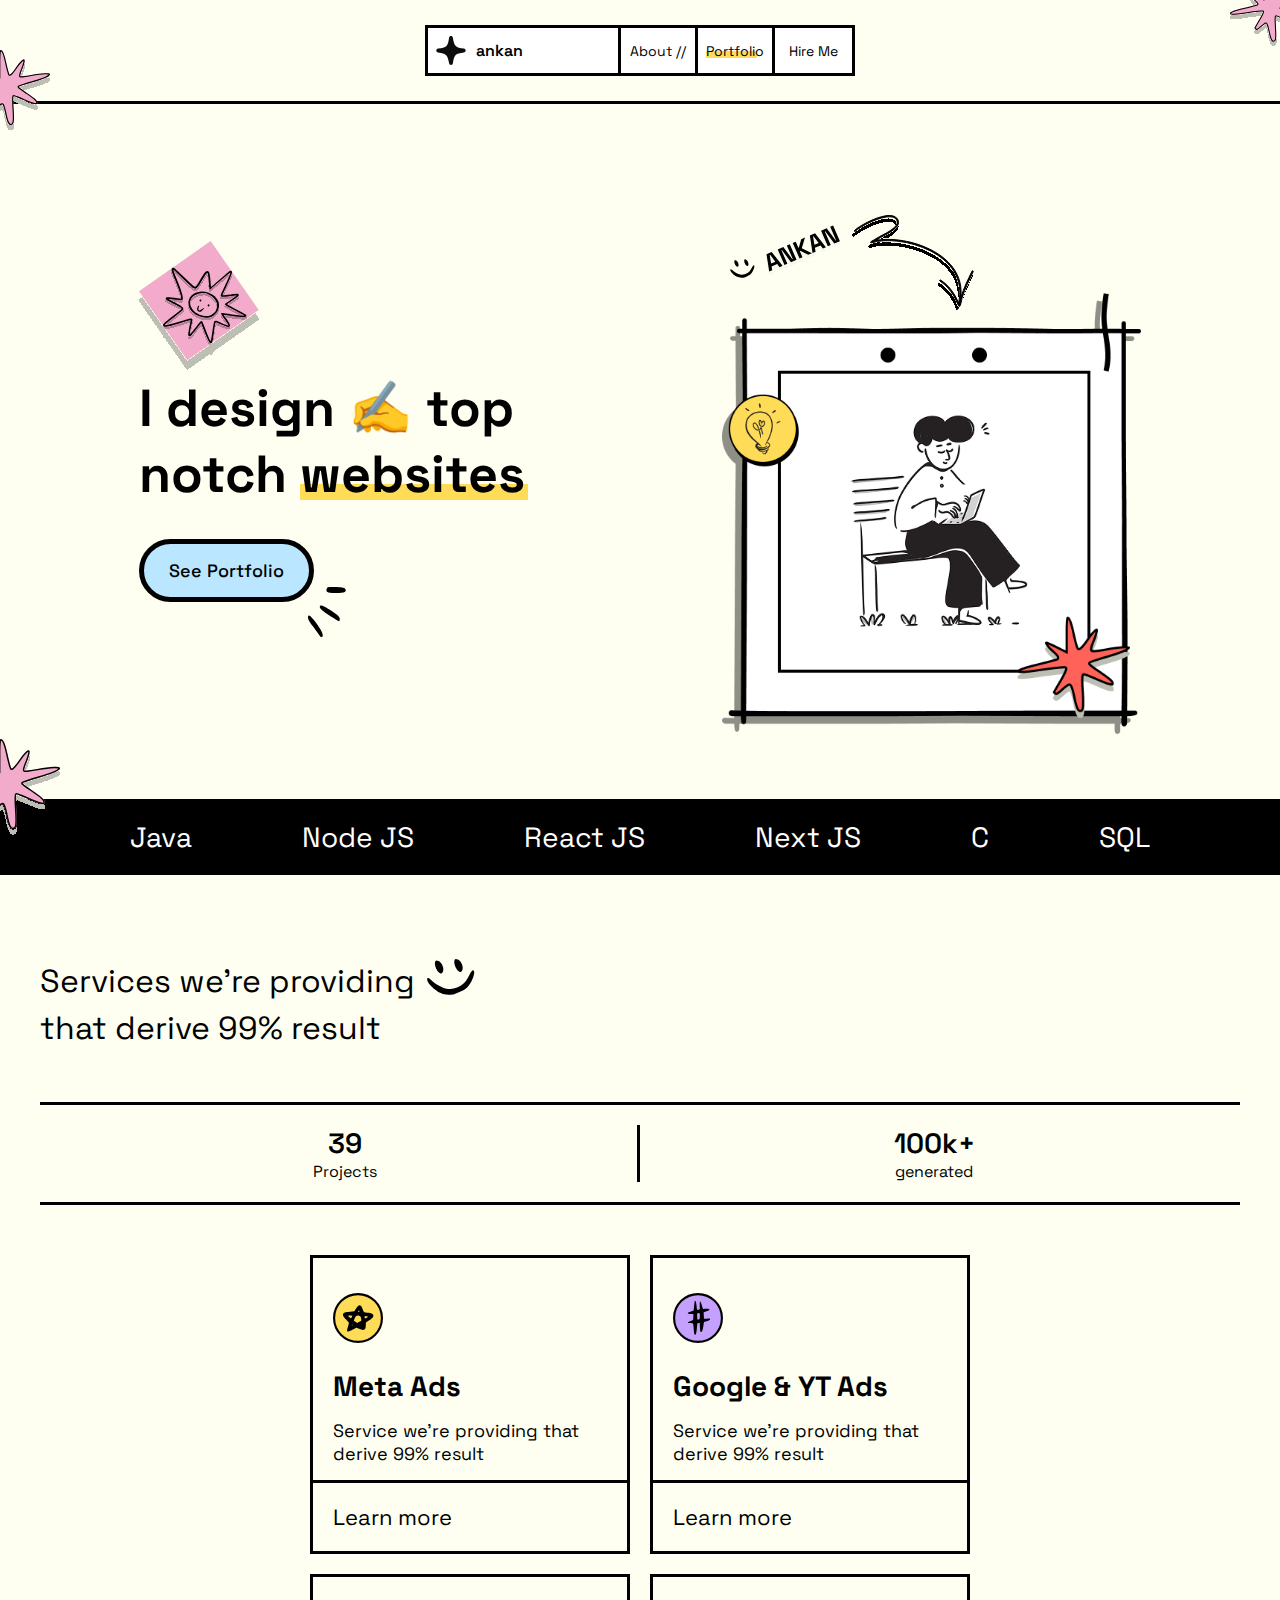
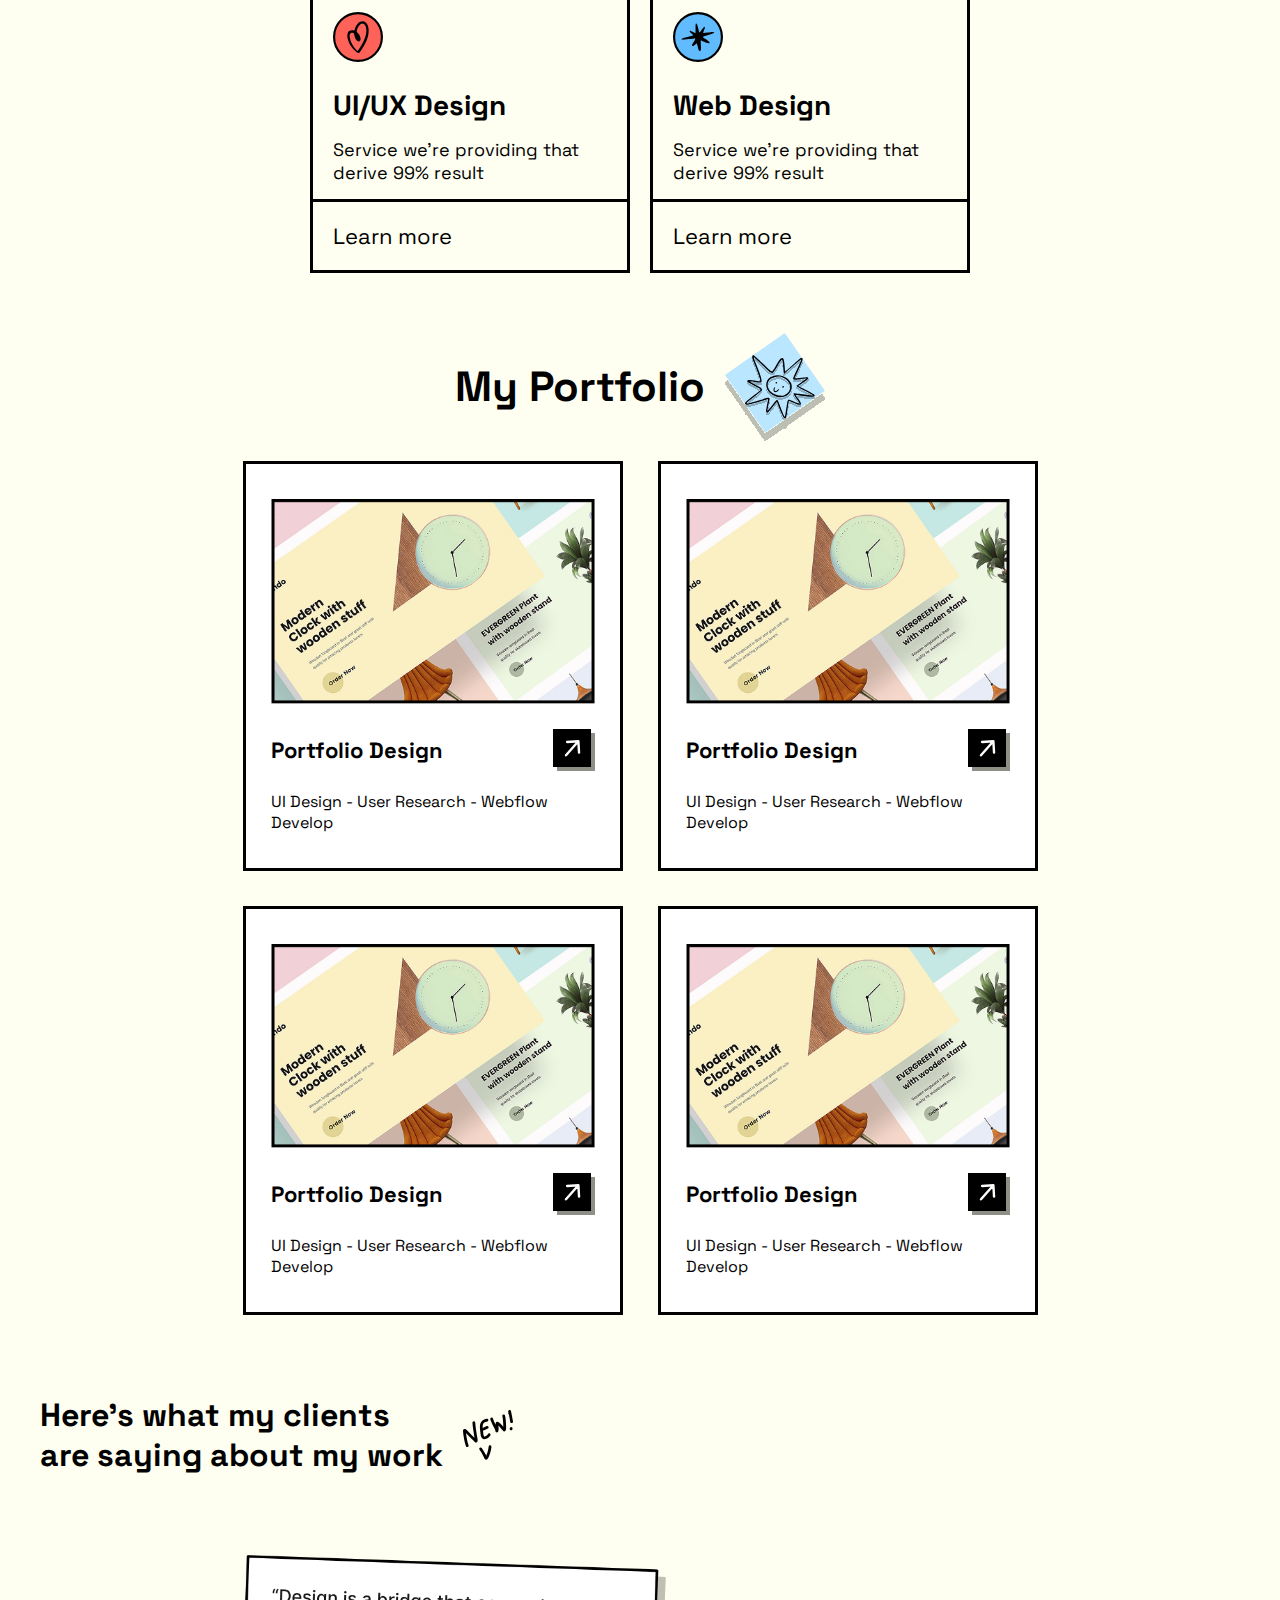
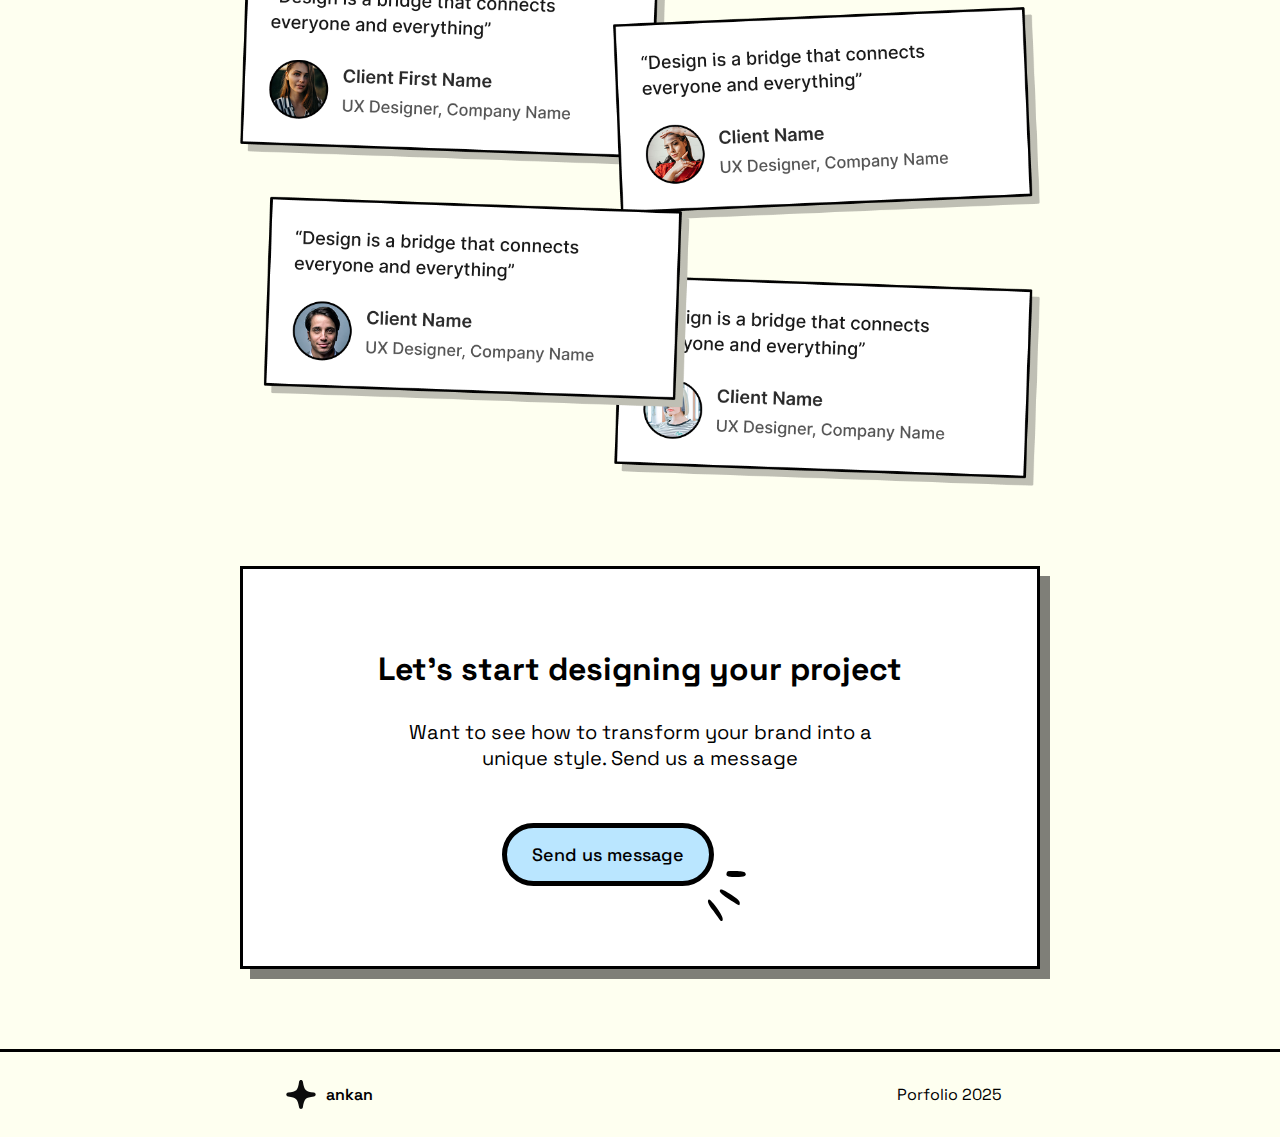
<file: 02. Task 2/index.html>
<!DOCTYPE html>
<html lang="en">
<head>
    <meta charset="UTF-8">
    <meta name="viewport" content="width=device-width, initial-scale=1.0">
    <title>Ankan Mandal's Portfolio</title>
    <link rel="stylesheet" href="style.css">
</head>
<body>
    <header>
        <img src="./images/Vector-1.svg" class="toprightstar" />
        <div class="head_box">
            <div class="box box_item_left">
                <img src="./images/logo.svg" class="logo"/>
                ankan
            </div>
            <div class="box">About //</div>
            <div class="box"><span class="underline">Portfolio</span></div>
            <div class="box" style="border: none;">Hire Me</div>
        </div>
        <img src="./images/Vector.svg" class="bottomleftstar" />
    </header>

    <div class="max_size hero_section">
        <div class="hero">
            <img src="./images/Frame 14.svg" alt="" class="clipart_hero">
            <h1>I design ✍️ top<br/> notch <span class="h1_underline">websites</span></h1>
            <button class="hero_btn">See Portfolio</button>
            <img src="./images/Frame 13.svg" class="spite"/>
        </div>
        <div class="hero">
            <img src="./images/Frame 21.svg" class="name" />
            <img src="./images/Arrow_07.svg" class="arrow"/><br/>
            <img src="./images/Size7.png" class="notion"/>
        </div>
    </div>

    <img src="./images/Vector.svg" class="bottomleftstar_hero" />

    <div class="banner">
        <div class="code_name">Java</div>
        <div class="code_name">Node JS</div>
        <div class="code_name">React JS</div>
        <div class="code_name">Next JS</div>
        <div class="code_name">C</div>
        <div class="code_name">SQL</div>
    </div>

    <div class="max_size services_section">
        <h2>Services we're providing 
            <img src="./images/Frame 21 (1).svg" class="smile"/>
            <br/>that derive 99% result
        </h2>
        <div class="project">
            <div class="stat" style="border-right: 3px solid black;">
                <div class="stat_num">39</div>
                <div class="stat_text">Projects</div>
            </div>
            <div class="stat">
                <div class="stat_num">100k+</div>
                <div class="stat_text">generated</div>
            </div>
        </div>
        <div class="service">
            <div class="service_box">
                <img src="./images/Frame 26.svg" class="service_icon"/>
                <h3>Meta Ads</h3>
                <p>Service we're providing that derive 99% result</p>
                <div class="service_btn">
                    Learn more
                </div>
            </div>

            <div class="service_box">
                <img src="./images/Frame 26 (1).svg" class="service_icon"/>
                <h3>Google & YT Ads</h3>
                <p>Service we're providing that derive 99% result</p>
                <div class="service_btn">
                    Learn more
                </div>
            </div>

            <div class="service_box">
                <img src="./images/Frame 26 (2).svg" class="service_icon"/>
                <h3>UI/UX Design</h3>
                <p>Service we're providing that derive 99% result</p>
                <div class="service_btn">
                    Learn more
                </div>
            </div>

            <div class="service_box">
                <img src="./images/Frame 26 (3).svg" class="service_icon"/>
                <h3>Web Design</h3>
                <p>Service we're providing that derive 99% result</p>
                <div class="service_btn">
                    Learn more
                </div>
            </div>
        </div>
    </div>

    <div class="max_size my_portfolio">
        <h2>My Portfolio <img src="./images/Frame 18.svg" class="sun"/></h2>
        <div class="portfolio">
            <div class="portfolio_box">
                <img src="./images/Rectangle 6.png" class="portfolio_img"/><br/>
                <div class="portfolio_title">
                    <h3>Portfolio Design</h3>
                    <img src="./images/Frame 95469.svg" class="full_porfolio_btn"/>
                </div>
                <p>UI Design - User Research - Webflow Develop</p>
            </div>

            <div class="portfolio_box">
                <img src="./images/Rectangle 6.png" class="portfolio_img"/><br/>
                <div class="portfolio_title">
                    <h3>Portfolio Design</h3>
                    <img src="./images/Frame 95469.svg" class="full_porfolio_btn"/>
                </div>
                <p>UI Design - User Research - Webflow Develop</p>
            </div>

            <div class="portfolio_box">
                <img src="./images/Rectangle 6.png" class="portfolio_img"/><br/>
                <div class="portfolio_title">
                    <h3>Portfolio Design</h3>
                    <img src="./images/Frame 95469.svg" class="full_porfolio_btn"/>
                </div>
                <p>UI Design - User Research - Webflow Develop</p>
            </div>

            <div class="portfolio_box">
                <img src="./images/Rectangle 6.png" class="portfolio_img"/><br/>
                <div class="portfolio_title">
                    <h3>Portfolio Design</h3>
                    <img src="./images/Frame 95469.svg" class="full_porfolio_btn"/>
                </div>
                <p>UI Design - User Research - Webflow Develop</p>
            </div>
        </div>
    </div>

    <div class="feedback_section max_size">
        <div class="feedback_title">
             <h2>Here's what my clients <br/>are saying about my work </h2>
            <img src="./images/Misc_06.svg" class="new_clipart"/>
        </div>
        <img src="./images/Frame 95475.png" class="feedback"/>
    </div>

    <div class="message_section max_size">
        <h2>Let's start designing your project</h2>
        <p>Want to see how to transform your brand into a <br/>unique style. Send us a message</p>
        <button class="hero_btn">Send us message</button>
        <img src="./images/Frame 13.svg" class="spite"/>
    </div>

    <footer>
        <div class="box box_item_left">
            <img src="./images/logo.svg" class="logo"/>
            ankan
        </div>
        Porfolio 2025
    </footer>
</body>
</html>
</file>
<file: 02. Task 2/style.css>
@import url('https://fonts.googleapis.com/css2?family=Space+Grotesk:wght@300..700&display=swap');
        * {
            padding: 0;
            margin: 0;
            box-sizing: border-box;
        }
        body {
            background-color: #FEFFF0;
            font-family: "Space Grotesk", sans-serif;
        }
        header {
            border-bottom: 3px solid black;
            display: flex;
            justify-content: center;
            align-items: center;
            padding: 25px 0;
        }
        .toprightstar {
            position: absolute;
            top: 0;
            right: 0;
            width: 50px;
        }
        .bottomleftstar {
            position: absolute;
            top: 50px;
            left: 0;
            width: 50px;
        }
        .head_box {
            border: 3px solid black;
            display: grid;
            grid-template-columns: 2.5fr 1fr 1fr 1fr;
            background-color: #fff;
            justify-content: center;
            align-items: center;
            z-index: -2;
        }
        .box {
            border-right: 3px solid;
            padding: 8px 8px;
            height: 100%;
            display: flex;
            justify-content: center;
            align-items: center;
            font-size: 14px;
        }
        .box_item_left {
            justify-content: flex-start;
            gap: 10px;
            font-weight: 600;
            font-size: 16px;
        }
        .logo {
            width: 30px;
        }
        .underline {
            position: relative;
        }
        .underline::before {
            background-color: #FFDC58;
            content: '';
            position: absolute;
            left: 0;
            bottom: 0.1em; /* adjust to control vertical position */
            width: 88%;
            height: 0.5em; /* adjust to control the thickness */
            z-index: -1; 
        }
        /*-----Hero Section------------*/
        .max_size {
            max-width: 1200px;
            margin: auto;
        }
        .hero_section {
            display: flex;
            justify-content: space-around;
            align-items: center;
            position: relative;
            padding: 0;
        }
        .hero {
            font-weight: 400;
        }
        .clipart_hero {
            width: 120px;
        }
        h1 {
            font-size: 52px;
        }
        .h1_underline {
            position: relative;
        }
        .h1_underline:before{
            content: "";
            background-color: #FFDC58;
            width: 4.4em;
            height: 0.3em;
            position: absolute;
            bottom: 7px;
            z-index: -1;
        }
        .hero_btn {
            background-color: #BAE6FF;
            font-family: inherit;
            padding: 15px 25px;
            font-size: 18px;
            font-weight: 500;
            border-radius: 50px;
            border: 5px solid black;
        }
        .spite {
            position: relative;
            top: 70px;
            right: 20px;
            width: 60px;
        }
        .name {
            width: 130px;
        }
        .arrow {
            position: relative;
            top: 60px;
            right: 30px;
        }
        .notion {
            max-width: 420px;
        }
        .bottomleftstar_hero {
            position: absolute;
            left: 0;
            width: 60px;
        }
        /*-----------Banner-----------*/
        .banner {
            width: 100%;
            background-color: #000;
            color: #fff;
            display: flex;
            justify-content: space-evenly;
            margin: 60px 0;
            padding: 20px;
        }
        .code_name {
            font-size: 28px;
        }
        
        .services_section {
        }
        .services_section h2 {
            font-size: 32px;
            font-weight: 400;
            line-height: 1.5;
        }
        .smile {
            width: 60px;
            position: relative;
            top: 18px
        }
        .project {
            border: 3px solid #000;
            border-right: none;
            border-left: none;
            display: flex;
            justify-content: center;
            align-items: center;
            text-align: center;
            padding: 20px 0;
            margin: 50px 0;
        }
        .stat {
            width: 49%;
        }
        .stat_num {
            font-size: 28px;
            font-weight: 600;
        }
        .service {
            max-width: 700px;
            margin: auto;
            display: flex;
            flex-wrap: wrap;
            justify-content: center;
            gap: 20px;
        }
        .service_box {
            border: 3px solid black;
            max-width: 320px;
        }
        .service_icon {
            width: 50px;
            margin: 35px 20px 20px 20px;
        }
        .service h3 {
            font-size: 28px;
            margin: 0 0 0 20px;
        }
        .service p {
            font-size: 18px;
            margin: 15px 0 15px 20px;
        }
        .service_btn {
            width: 100%;
            border: 3px solid black;
            border-width: 3px 0 0 0;
            padding: 20px;
            font-size: 22px;
        }

        .my_portfolio {
            margin-top: 60px;
        }
        .my_portfolio > h2 {
            font-size: 42px;
            display: flex;
            justify-content: center;
            align-items: center;
            gap: 20px;
        }
        .my_portfolio .sun {
            width: 100px;
        }
        .portfolio {
            display: flex;
            justify-content: center;
            align-items: center;
            gap: 35px;
            flex-wrap: wrap;
            margin-top: 20px;
        }
        .portfolio_box {
            border: 3px solid black;
            padding: 35px 25px;
            background-color: #fff;
            max-width: 380px;
        }
        .portfolio_img {
            width: 100%;
        }
        .portfolio_title {
            display: flex;
            justify-content: space-between;
            align-items: center;
            margin: 20px 0;
        }
        .portfolio_title > h3 {
            font-size: 22px;
        }

        .feedback_section {
            margin-top: 80px;
            
        }
        .feedback_title {
            display: flex;
            margin-bottom: 80px;
            gap: 20px;
        }
        .feedback_section h2{
            font-size: 32px;
        }
        .new_clipart {
            width: 50px;
        }
        .feedback {
            max-width: 800px;
            text-align: center;
            margin:auto;
            display: flex;
        }

        .message_section {
            border: 3px solid black;
            background-color: #fff;
            text-align: center;
            max-width: 800px;
            margin: 80px auto;
            padding: 80px 20px;
            box-shadow: 10px 10px 0px 0px rgba(0, 0, 0, 0.5);
        }
        .message_section h2 {
            font-size: 32px;
        }
        .message_section p {
            font-size: 20px;
            margin: 30px 0 20px 0;
        }
        footer {
            border: 3px solid black;
            border-width: 3px 0 0 0;
            display: flex;
            justify-content: space-around;
            align-items: center;
            padding: 20px;
        }
        footer > .box {
            border: none;
        }
</file>
